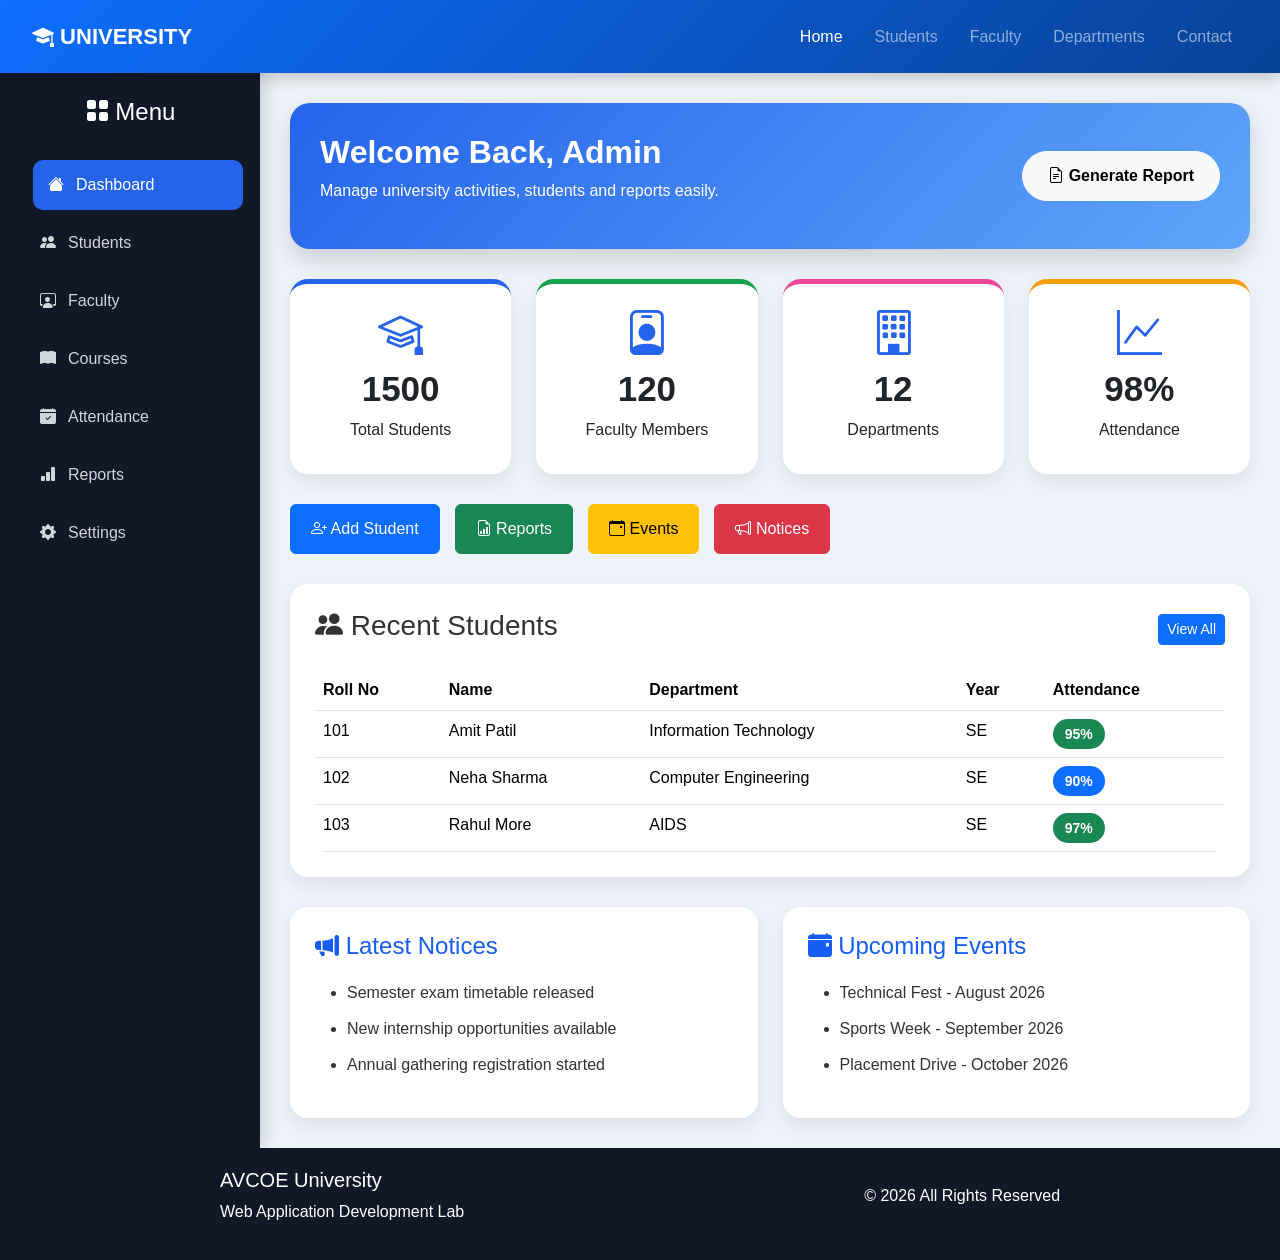
<file: index.html>
<!DOCTYPE html>
<html lang="en">

<head>

    <meta charset="UTF-8">
    <meta name="viewport" content="width=device-width, initial-scale=1.0">

    <title>AVCOE University Dashboard</title>

    <!-- Bootstrap 5 -->
    <link href="https://cdn.jsdelivr.net/npm/bootstrap@5.3.3/dist/css/bootstrap.min.css" rel="stylesheet">

    <!-- Bootstrap Icons -->
    <link rel="stylesheet" href="https://cdn.jsdelivr.net/npm/bootstrap-icons@1.11.3/font/bootstrap-icons.min.css">

    <!-- Custom CSS -->
    <link rel="stylesheet" href="style.css">

</head>


<body>


    <!-- Navbar -->

    <nav class="navbar navbar-expand-lg navbar-dark">

        <div class="container-fluid">


            <a class="navbar-brand fw-bold" href="#">
                <i class="bi bi-mortarboard-fill"></i> UNIVERSITY
            </a>


            <button class="navbar-toggler" data-bs-toggle="collapse" data-bs-target="#menu">

<span class="navbar-toggler-icon"></span>

</button>



            <div class="collapse navbar-collapse" id="menu">


                <ul class="navbar-nav ms-auto">


                    <li class="nav-item">
                        <a class="nav-link active" href="#">
Home
</a>
                    </li>


                    <li class="nav-item">
                        <a class="nav-link" href="students.html">
Students
</a>
                    </li>


                    <li class="nav-item">
                        <a class="nav-link" href="#">
Faculty
</a>
                    </li>


                    <li class="nav-item">
                        <a class="nav-link" href="#">
Departments
</a>
                    </li>


                    <li class="nav-item">
                        <a class="nav-link" href="#">
Contact
</a>
                    </li>


                </ul>


            </div>


        </div>

    </nav>




    <!-- Dashboard Layout -->

    <div class="dashboard">



        <!-- Sidebar -->

        <aside class="sidebar">


            <h4>
                <i class="bi bi-grid-fill"></i> Menu
            </h4>


            <a href="#" class="active">
                <i class="bi bi-house-fill"></i> Dashboard
            </a>


            <a href="students.html">
                <i class="bi bi-people-fill"></i> Students
            </a>


            <a href="#">
                <i class="bi bi-person-workspace"></i> Faculty
            </a>


            <a href="#">
                <i class="bi bi-book-fill"></i> Courses
            </a>


            <a href="#">
                <i class="bi bi-calendar-check-fill"></i> Attendance
            </a>


            <a href="#">
                <i class="bi bi-bar-chart-fill"></i> Reports
            </a>


            <a href="#">
                <i class="bi bi-gear-fill"></i> Settings
            </a>


        </aside>





        <!-- Main Content -->

        <main class="content">



            <!-- Welcome Banner -->


            <section class="welcome-banner">


                <div>

                    <h2>
                        Welcome Back, Admin
                    </h2>


                    <p>
                        Manage university activities, students and reports easily.
                    </p>


                </div>


                <div>

                    <button class="btn btn-light">

<i class="bi bi-file-earmark-text"></i>
Generate Report

</button>


                </div>


            </section>





            <!-- Statistics Cards -->


            <div class="cards">



                <div class="card dashboard-card">

                    <div class="card-body">


                        <i class="bi bi-mortarboard icon"></i>


                        <h3>
                            1500
                        </h3>


                        <p>
                            Total Students
                        </p>


                    </div>

                </div>





                <div class="card dashboard-card">

                    <div class="card-body">


                        <i class="bi bi-person-badge icon"></i>


                        <h3>
                            120
                        </h3>


                        <p>
                            Faculty Members
                        </p>


                    </div>

                </div>





                <div class="card dashboard-card">

                    <div class="card-body">


                        <i class="bi bi-building icon"></i>


                        <h3>
                            12
                        </h3>


                        <p>
                            Departments
                        </p>


                    </div>

                </div>





                <div class="card dashboard-card">

                    <div class="card-body">


                        <i class="bi bi-graph-up icon"></i>


                        <h3>
                            98%
                        </h3>


                        <p>
                            Attendance
                        </p>


                    </div>

                </div>



            </div>





            <!-- Quick Actions -->


            <section class="quick-actions">


                <button class="btn btn-primary">
<i class="bi bi-person-plus"></i>
Add Student
</button>


                <button class="btn btn-success">
<i class="bi bi-file-earmark-bar-graph"></i>
Reports
</button>


                <button class="btn btn-warning">
<i class="bi bi-calendar-event"></i>
Events
</button>


                <button class="btn btn-danger">
<i class="bi bi-megaphone"></i>
Notices
</button>


            </section>
            <!-- Student Table -->

            <section class="data-section">

                <div class="section-title">

                    <h3>
                        <i class="bi bi-people-fill"></i> Recent Students
                    </h3>

                    <button class="btn btn-primary btn-sm">
            View All
            </button>

                </div>


                <div class="table-responsive">

                    <table class="table table-hover">

                        <thead>

                            <tr>

                                <th>Roll No</th>
                                <th>Name</th>
                                <th>Department</th>
                                <th>Year</th>
                                <th>Attendance</th>

                            </tr>

                        </thead>


                        <tbody>

                            <tr>

                                <td>101</td>
                                <td>Amit Patil</td>
                                <td>Information Technology</td>
                                <td>SE</td>
                                <td>
                                    <span class="badge bg-success">95%</span>
                                </td>

                            </tr>



                            <tr>

                                <td>102</td>
                                <td>Neha Sharma</td>
                                <td>Computer Engineering</td>
                                <td>SE</td>
                                <td>
                                    <span class="badge bg-primary">90%</span>
                                </td>

                            </tr>



                            <tr>

                                <td>103</td>
                                <td>Rahul More</td>
                                <td>AIDS</td>
                                <td>SE</td>
                                <td>
                                    <span class="badge bg-success">97%</span>
                                </td>

                            </tr>


                        </tbody>


                    </table>

                </div>


            </section>





            <!-- Notice and Events -->

            <section class="dashboard-info">



                <div class="info-box">


                    <h4>
                        <i class="bi bi-megaphone-fill"></i> Latest Notices
                    </h4>


                    <ul>

                        <li>
                            Semester exam timetable released
                        </li>


                        <li>
                            New internship opportunities available
                        </li>


                        <li>
                            Annual gathering registration started
                        </li>


                    </ul>


                </div>





                <div class="info-box">


                    <h4>
                        <i class="bi bi-calendar-event-fill"></i> Upcoming Events
                    </h4>


                    <ul>

                        <li>
                            Technical Fest - August 2026
                        </li>


                        <li>
                            Sports Week - September 2026
                        </li>


                        <li>
                            Placement Drive - October 2026
                        </li>


                    </ul>


                </div>




            </section>



        </main>

    </div>





    <!-- Footer -->

    <footer>

        <div>

            <h5>
                AVCOE University
            </h5>

            <p>
                Web Application Development Lab
            </p>

        </div>


        <div>

            <p>
                © 2026 All Rights Reserved
            </p>

        </div>


    </footer>





    <!-- Bootstrap JS -->

    <script src="https://cdn.jsdelivr.net/npm/bootstrap@5.3.3/dist/js/bootstrap.bundle.min.js"></script>


</body>

</html>
</file>
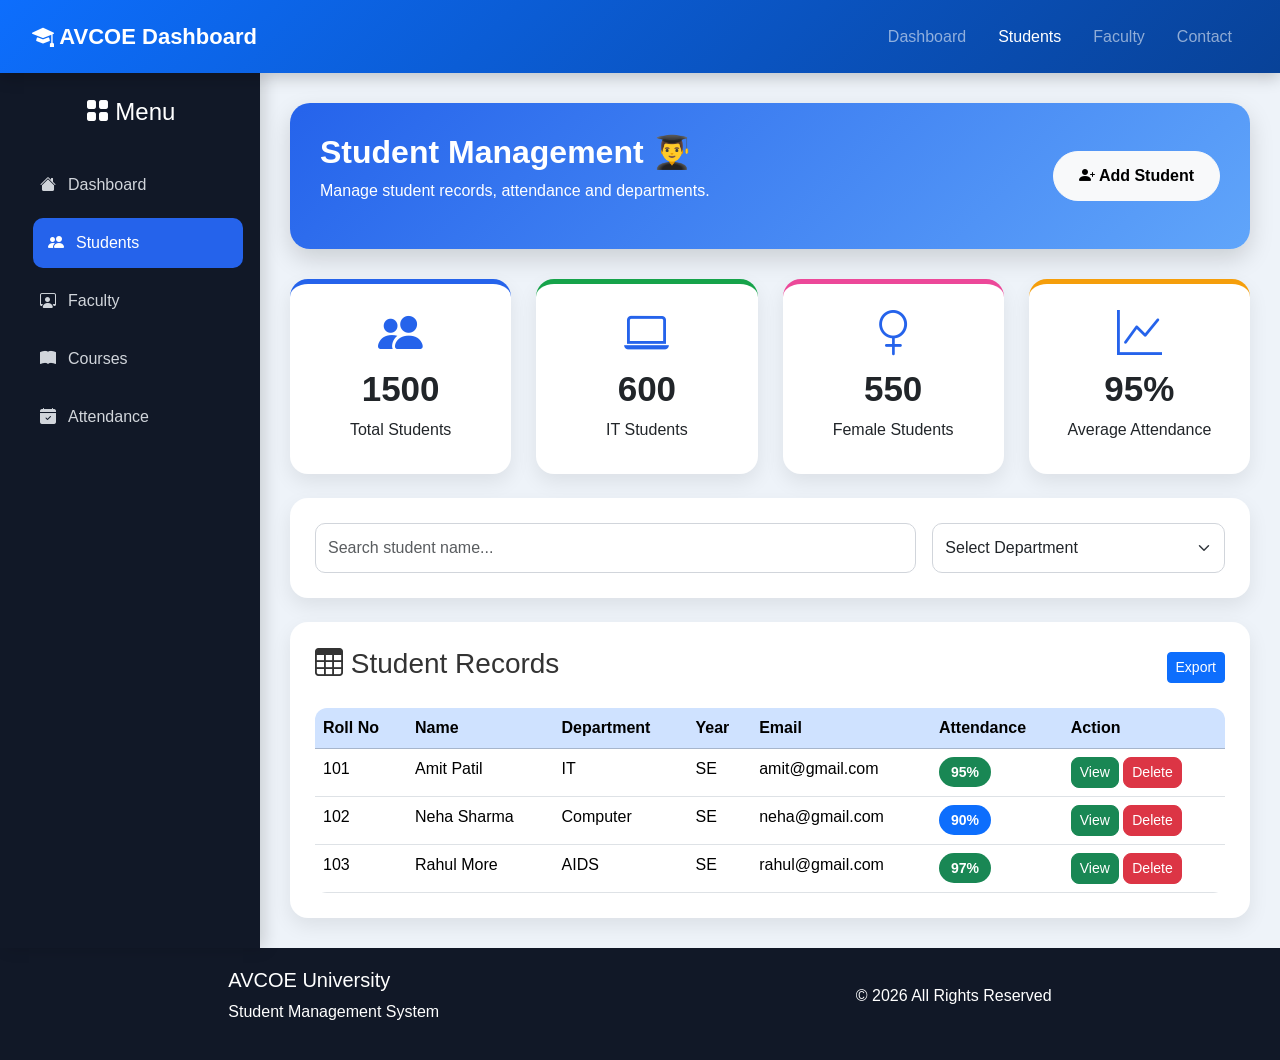
<file: students.html>
<!DOCTYPE html>
<html lang="en">

<head>

    <meta charset="UTF-8">
    <meta name="viewport" content="width=device-width, initial-scale=1.0">

    <title>Students - AVCOE Dashboard</title>


    <!-- Bootstrap -->

    <link href="https://cdn.jsdelivr.net/npm/bootstrap@5.3.3/dist/css/bootstrap.min.css" rel="stylesheet">


    <!-- Bootstrap Icons -->

    <link rel="stylesheet" href="https://cdn.jsdelivr.net/npm/bootstrap-icons@1.11.3/font/bootstrap-icons.min.css">


    <!-- CSS -->

    <link rel="stylesheet" href="style.css">


</head>



<body>


    <!-- Navbar -->

    <nav class="navbar navbar-expand-lg navbar-dark">


        <div class="container-fluid">


            <a class="navbar-brand fw-bold" href="index.html">

                <i class="bi bi-mortarboard-fill"></i> AVCOE Dashboard

            </a>



            <button class="navbar-toggler" data-bs-toggle="collapse" data-bs-target="#menu">

<span class="navbar-toggler-icon"></span>

</button>



            <div class="collapse navbar-collapse" id="menu">


                <ul class="navbar-nav ms-auto">


                    <li class="nav-item">

                        <a class="nav-link" href="index.html">

Dashboard

</a>

                    </li>


                    <li class="nav-item">

                        <a class="nav-link active" href="students.html">

Students

</a>

                    </li>


                    <li class="nav-item">

                        <a class="nav-link" href="#">

Faculty

</a>

                    </li>


                    <li class="nav-item">

                        <a class="nav-link" href="#">

Contact

</a>

                    </li>


                </ul>


            </div>


        </div>


    </nav>






    <!-- Dashboard Layout -->


    <div class="dashboard">



        <!-- Sidebar -->


        <aside class="sidebar">


            <h4>

                <i class="bi bi-grid-fill"></i> Menu

            </h4>



            <a href="index.html">

                <i class="bi bi-house-fill"></i> Dashboard

            </a>



            <a href="students.html" class="active">

                <i class="bi bi-people-fill"></i> Students

            </a>



            <a href="#">

                <i class="bi bi-person-workspace"></i> Faculty

            </a>



            <a href="#">

                <i class="bi bi-book-fill"></i> Courses

            </a>



            <a href="#">

                <i class="bi bi-calendar-check-fill"></i> Attendance

            </a>


        </aside>






        <!-- Main Content -->


        <main class="content">



            <!-- Header -->


            <section class="welcome-banner">


                <div>

                    <h2>

                        Student Management 👨‍🎓

                    </h2>


                    <p>

                        Manage student records, attendance and departments.

                    </p>


                </div>



                <button class="btn btn-light">

<i class="bi bi-person-plus-fill"></i>

Add Student

</button>


            </section>






            <!-- Student Statistics -->


            <div class="cards">



                <div class="card dashboard-card">

                    <div class="card-body">


                        <i class="bi bi-people-fill icon"></i>


                        <h3>

                            1500

                        </h3>


                        <p>

                            Total Students

                        </p>


                    </div>

                </div>





                <div class="card dashboard-card">

                    <div class="card-body">


                        <i class="bi bi-laptop icon"></i>


                        <h3>

                            600

                        </h3>


                        <p>

                            IT Students

                        </p>


                    </div>

                </div>





                <div class="card dashboard-card">

                    <div class="card-body">


                        <i class="bi bi-gender-female icon"></i>


                        <h3>

                            550

                        </h3>


                        <p>

                            Female Students

                        </p>


                    </div>

                </div>





                <div class="card dashboard-card">

                    <div class="card-body">


                        <i class="bi bi-graph-up icon"></i>


                        <h3>

                            95%

                        </h3>


                        <p>

                            Average Attendance

                        </p>


                    </div>

                </div>



            </div>








            <!-- Search Section -->


            <div class="data-section mt-4">


                <div class="row g-3">


                    <div class="col-md-8">


                        <input type="text" class="form-control" placeholder="Search student name...">


                    </div>



                    <div class="col-md-4">


                        <select class="form-select">


<option>Select Department</option>

<option>Information Technology</option>

<option>Computer Engineering</option>

<option>AIDS</option>


</select>


                    </div>


                </div>


            </div>








            <!-- Student Table -->


            <section class="data-section mt-4">


                <div class="section-title">


                    <h3>

                        <i class="bi bi-table"></i> Student Records

                    </h3>



                    <button class="btn btn-primary btn-sm">

Export

</button>


                </div>





                <div class="table-responsive">


                    <table class="table table-hover">


                        <thead class="table-primary">


                            <tr>

                                <th>Roll No</th>

                                <th>Name</th>

                                <th>Department</th>

                                <th>Year</th>

                                <th>Email</th>

                                <th>Attendance</th>

                                <th>Action</th>

                            </tr>


                        </thead>



                        <tbody>


                            <tr>


                                <td>101</td>

                                <td>Amit Patil</td>

                                <td>IT</td>

                                <td>SE</td>

                                <td>amit@gmail.com</td>

                                <td>
                                    <span class="badge bg-success">
95%
</span>
                                </td>


                                <td>

                                    <button class="btn btn-success btn-sm">

View

</button>


                                    <button class="btn btn-danger btn-sm">

Delete

</button>


                                </td>


                            </tr>





                            <tr>


                                <td>102</td>

                                <td>Neha Sharma</td>

                                <td>Computer</td>

                                <td>SE</td>

                                <td>neha@gmail.com</td>


                                <td>

                                    <span class="badge bg-primary">

90%

</span>

                                </td>


                                <td>

                                    <button class="btn btn-success btn-sm">

View

</button>


                                    <button class="btn btn-danger btn-sm">

Delete

</button>


                                </td>


                            </tr>





                            <tr>


                                <td>103</td>

                                <td>Rahul More</td>

                                <td>AIDS</td>

                                <td>SE</td>

                                <td>rahul@gmail.com</td>


                                <td>

                                    <span class="badge bg-success">

97%

</span>

                                </td>


                                <td>

                                    <button class="btn btn-success btn-sm">

View

</button>


                                    <button class="btn btn-danger btn-sm">

Delete

</button>


                                </td>


                            </tr>


                        </tbody>



                    </table>


                </div>


            </section>





        </main>


    </div>






    <!-- Footer -->


    <footer>


        <div>

            <h5>

                AVCOE University

            </h5>

            <p>

                Student Management System

            </p>


        </div>


        <div>

            <p>

                © 2026 All Rights Reserved

            </p>

        </div>


    </footer>






    <script src="https://cdn.jsdelivr.net/npm/bootstrap@5.3.3/dist/js/bootstrap.bundle.min.js"></script>


</body>

</html>
</file>
<file: style.css>
/* ---------- Global ---------- */

* {
    margin: 0;
    padding: 0;
    box-sizing: border-box;
}

body {
    font-family: Arial, Helvetica, sans-serif;
    background: #eef3f9;
    color: #333;
}


/* ---------- Navbar ---------- */

.navbar {
    background: linear-gradient(135deg, #0d6efd, #084298);
    padding: 15px 20px;
    box-shadow: 0 5px 15px rgba(0, 0, 0, 0.2);
}

.navbar-brand {
    font-size: 22px;
}

.nav-link {
    margin: 0 8px;
    transition: 0.3s;
}

.nav-link:hover {
    color: white !important;
    transform: translateY(-3px);
}


/* ---------- Dashboard Grid ---------- */

.dashboard {
    display: grid;
    grid-template-columns: 260px 1fr;
    min-height: 90vh;
}


/* ---------- Sidebar ---------- */

.sidebar {
    background: #111827;
    color: white;
    padding: 25px;
    display: flex;
    flex-direction: column;
    gap: 8px;
    box-shadow: 5px 0 15px rgba(0, 0, 0, 0.15);
}

.sidebar h4 {
    margin-bottom: 25px;
    text-align: center;
}

.sidebar a {
    color: #d1d5db;
    text-decoration: none;
    padding: 13px 15px;
    border-radius: 10px;
    display: flex;
    gap: 12px;
    align-items: center;
    transition: 0.3s;
}

.sidebar a:hover,
.sidebar .active {
    background: #2563eb;
    color: white;
    transform: translateX(8px);
}


/* ---------- Main Content ---------- */

.content {
    padding: 30px;
}


/* ---------- Welcome Banner ---------- */

.welcome-banner {
    background: linear-gradient( 135deg, #2563eb, #60a5fa);
    color: white;
    padding: 30px;
    border-radius: 20px;
    display: flex;
    justify-content: space-between;
    align-items: center;
    margin-bottom: 30px;
    box-shadow: 0 10px 25px rgba(0, 0, 0, 0.15);
}

.welcome-banner h2 {
    font-weight: bold;
}


/* ---------- Cards ---------- */

.cards {
    display: grid;
    grid-template-columns: repeat(auto-fit, minmax(220px, 1fr));
    gap: 25px;
}

.dashboard-card {
    border: none;
    border-radius: 18px;
    background: white;
    text-align: center;
    box-shadow: 0 8px 20px rgba(0, 0, 0, 0.08);
    transition: 0.4s;
    animation: slideUp 0.6s;
}

.dashboard-card:hover {
    transform: translateY(-10px);
    box-shadow: 0 15px 30px rgba(0, 0, 0, 0.2);
}

.icon {
    font-size: 45px;
    color: #2563eb;
    margin-bottom: 15px;
}

.dashboard-card h3 {
    font-size: 35px;
    font-weight: bold;
}


/* ---------- Quick Buttons ---------- */

.quick-actions {
    display: flex;
    gap: 15px;
    flex-wrap: wrap;
    margin: 30px 0;
}

.quick-actions .btn {
    padding: 12px 20px;
    transition: 0.3s;
}

.quick-actions .btn:hover {
    transform: scale(1.05);
}


/* ---------- Table Section ---------- */

.data-section {
    background: white;
    padding: 25px;
    border-radius: 18px;
    box-shadow: 0 8px 20px rgba(0, 0, 0, 0.08);
}

.section-title {
    display: flex;
    justify-content: space-between;
    align-items: center;
    margin-bottom: 20px;
}

.table {
    margin-bottom: 0;
}

.table tbody tr {
    transition: 0.3s;
}

.table tbody tr:hover {
    background: #e7f1ff;
    transform: scale(1.01);
}


/* ---------- Notice and Events ---------- */

.dashboard-info {
    display: grid;
    grid-template-columns: repeat(auto-fit, minmax(300px, 1fr));
    gap: 25px;
    margin-top: 30px;
}

.info-box {
    background: white;
    padding: 25px;
    border-radius: 18px;
    box-shadow: 0 8px 20px rgba(0, 0, 0, 0.08);
}

.info-box h4 {
    color: #155ef1;
    margin-bottom: 20px;
}

.info-box li {
    margin: 12px 0;
}


/* ---------- Footer ---------- */

footer {
    background: #111827;
    color: white;
    padding: 20px;
    display: flex;
    justify-content: space-around;
    align-items: center;
    flex-wrap: wrap;
}


/* ---------- Animation ---------- */

@keyframes slideUp {
    from {
        opacity: 0;
        transform: translateY(30px);
    }
    to {
        opacity: 1;
        transform: translateY(0);
    }
}


/* ---------- Responsive Design ---------- */

@media(max-width:768px) {
    .dashboard {
        grid-template-columns: 1fr;
    }
    .sidebar {
        flex-direction: row;
        overflow: auto;
    }
    .sidebar h4 {
        display: none;
    }
    .sidebar a {
        white-space: nowrap;
    }
    .welcome-banner {
        flex-direction: column;
        text-align: center;
        gap: 20px;
    }
    footer {
        flex-direction: column;
        text-align: center;
        gap: 10px;
    }
}


/* ==========================
   Students Page Styling
========================== */


/* Search Box Styling */

.data-section input,
.data-section select {
    border-radius: 10px;
    padding: 12px;
    border: 1px solid #d1d5db;
    transition: 0.3s;
}

.data-section input:focus,
.data-section select:focus {
    border-color: #2563eb;
    box-shadow: 0 0 10px rgba(37, 99, 235, 0.3);
}


/* Student Table Animation */

.data-section table {
    overflow: hidden;
    border-radius: 12px;
}

.data-section tbody tr {
    transition: 0.3s;
}

.data-section tbody tr:hover {
    background: #eff6ff;
    transform: scale(1.01);
}


/* Table Buttons */

.table .btn {
    border-radius: 8px;
    transition: 0.3s;
}

.table .btn:hover {
    transform: translateY(-3px);
}


/* Add Student Button */

.welcome-banner .btn {
    border-radius: 25px;
    padding: 12px 25px;
    font-weight: bold;
}

.welcome-banner .btn:hover {
    transform: scale(1.05);
}


/* Student Card Colors */

.dashboard-card:nth-child(1) {
    border-top: 5px solid #2563eb;
}

.dashboard-card:nth-child(2) {
    border-top: 5px solid #16a34a;
}

.dashboard-card:nth-child(3) {
    border-top: 5px solid #ec4899;
}

.dashboard-card:nth-child(4) {
    border-top: 5px solid #f59e0b;
}


/* Badge Styling */

.badge {
    padding: 8px 12px;
    border-radius: 20px;
    font-size: 14px;
}


/* Smooth Page Entry */

.content {
    animation: pageLoad 0.6s ease;
}

@keyframes pageLoad {
    from {
        opacity: 0;
        transform: translateY(20px);
    }
    to {
        opacity: 1;
        transform: translateY(0);
    }
}


/* Mobile Student Page */

@media(max-width:768px) {
    .section-title {
        flex-direction: column;
        gap: 15px;
        align-items: flex-start;
    }
    .table {
        font-size: 14px;
    }
    .welcome-banner {
        padding: 20px;
    }
}
</file>
